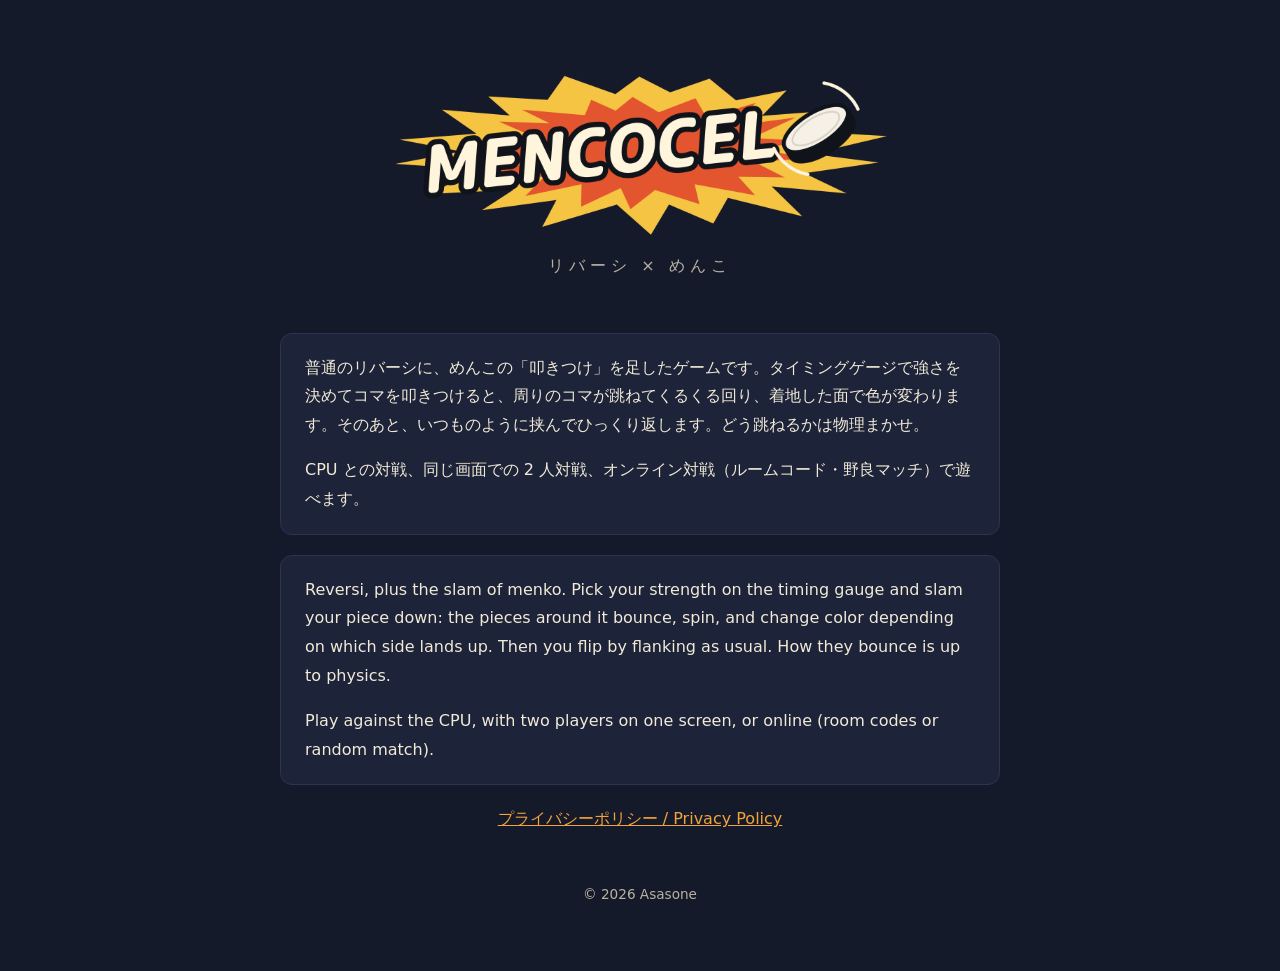
<file: index.html>
<!doctype html>
<html lang="ja">
<head>
<meta charset="utf-8">
<meta name="viewport" content="width=device-width, initial-scale=1">
<title>MENCOCELO</title>
<meta name="description" content="リバーシ × めんこ。コマを叩きつけると、周りのコマが跳ねてくるくる回るリバーシ。">
<link rel="icon" href="icon.png">
<link rel="stylesheet" href="style.css">
</head>
<body>
<div class="wrap">
	<header class="top">
		<img class="logo" src="logo.png" alt="MENCOCELO">
		<p class="tagline">リバーシ × めんこ</p>
	</header>

	<div class="card" lang="ja">
		<p>普通のリバーシに、めんこの「叩きつけ」を足したゲームです。タイミングゲージで強さを決めてコマを叩きつけると、周りのコマが跳ねてくるくる回り、着地した面で色が変わります。そのあと、いつものように挟んでひっくり返します。どう跳ねるかは物理まかせ。</p>
		<p>CPU との対戦、同じ画面での 2 人対戦、オンライン対戦（ルームコード・野良マッチ）で遊べます。</p>
	</div>

	<div class="card" lang="en">
		<p>Reversi, plus the slam of menko. Pick your strength on the timing gauge and slam your piece down: the pieces around it bounce, spin, and change color depending on which side lands up. Then you flip by flanking as usual. How they bounce is up to physics.</p>
		<p>Play against the CPU, with two players on one screen, or online (room codes or random match).</p>
	</div>

	<p style="text-align: center;">
		<a href="privacy.html">プライバシーポリシー / Privacy Policy</a>
	</p>

	<footer>© 2026 Asasone</footer>
</div>
</body>
</html>
</file>
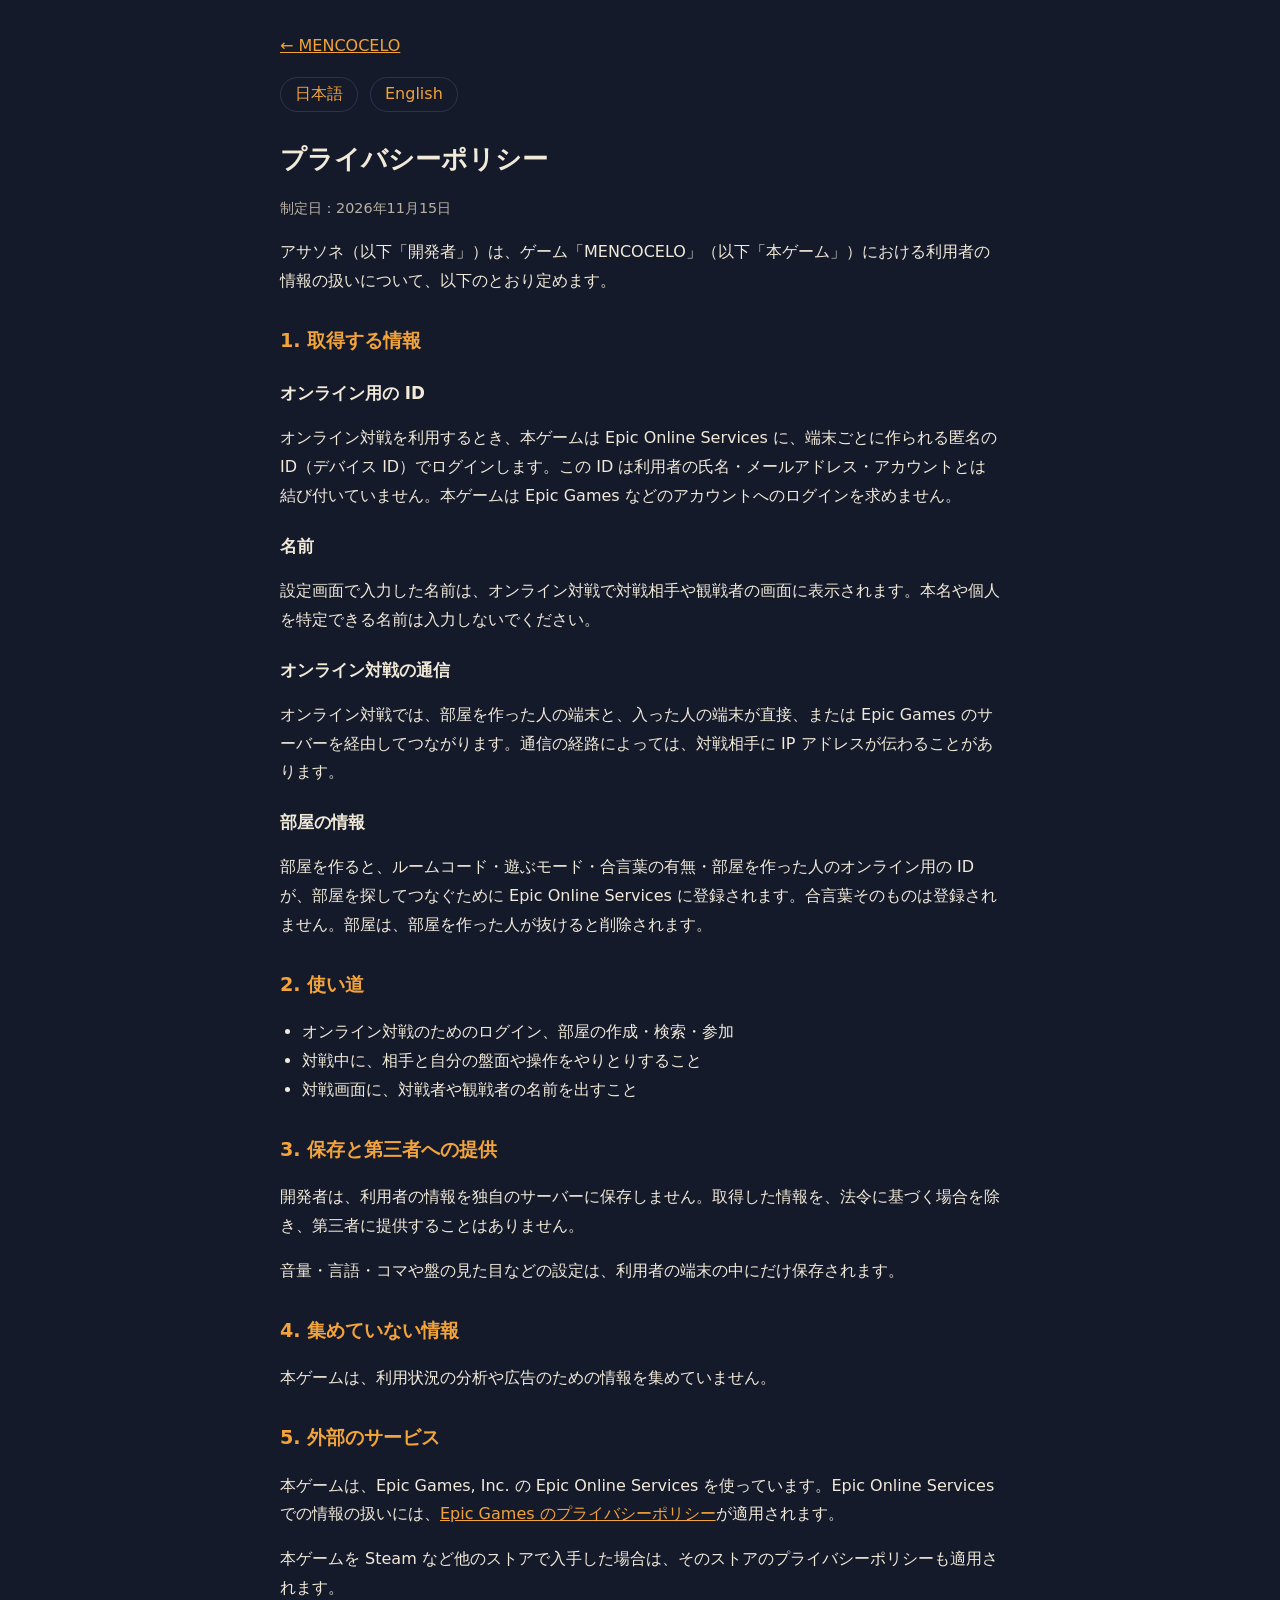
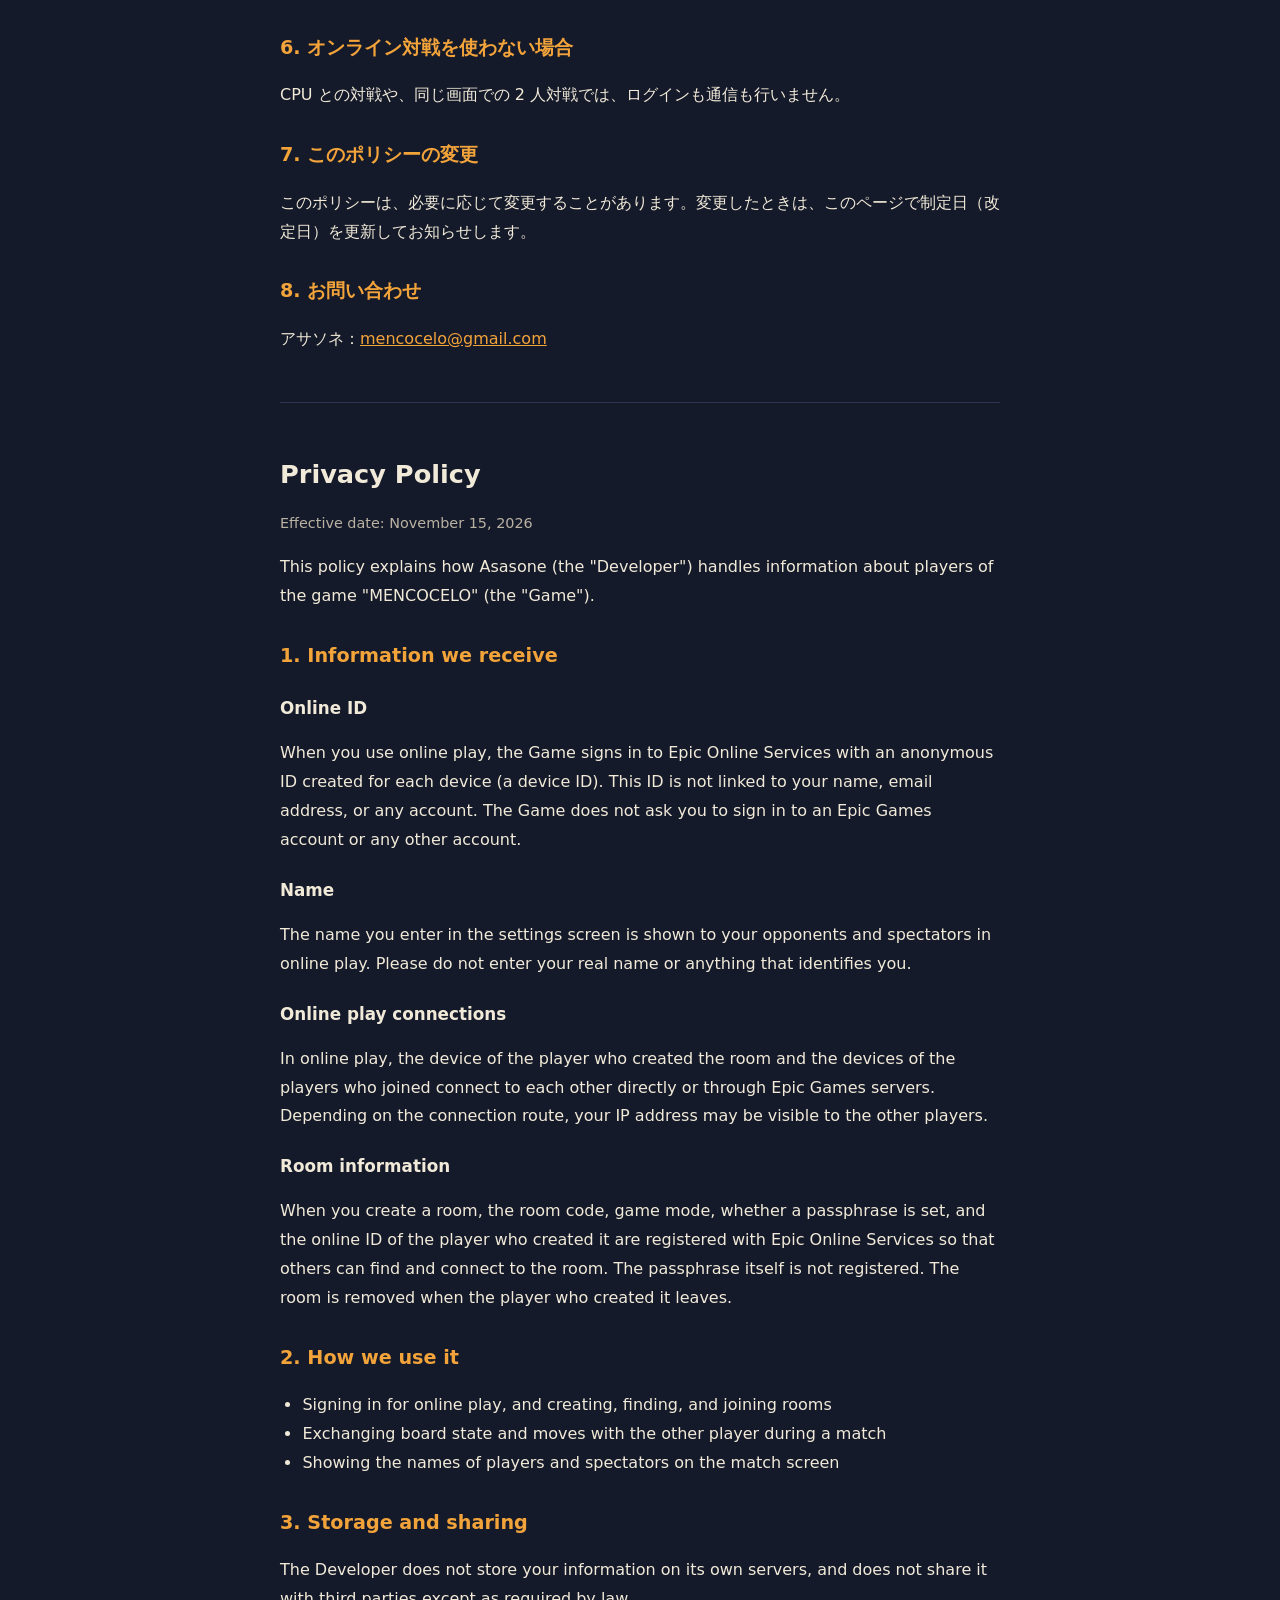
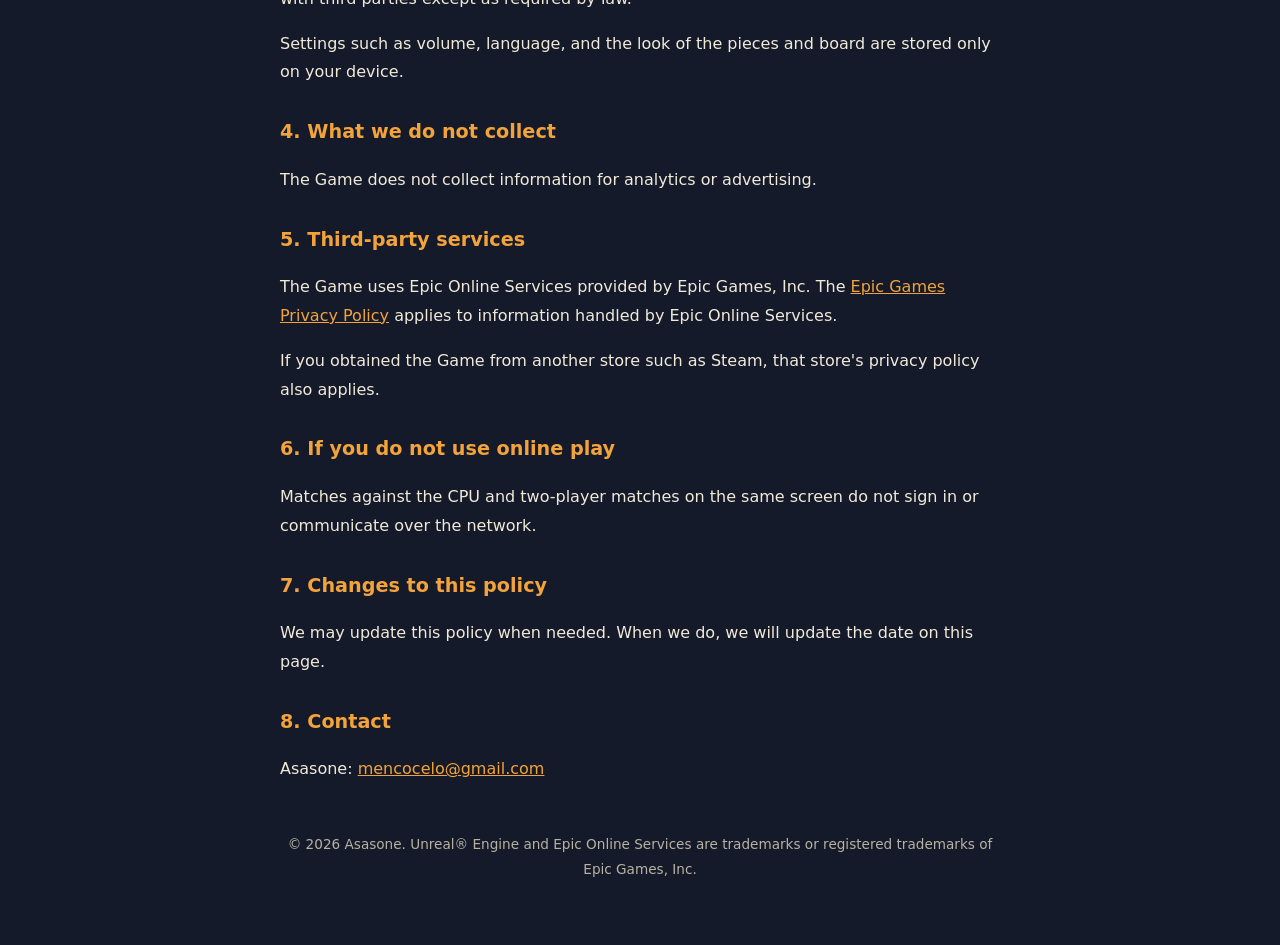
<file: privacy.html>
<!doctype html>
<html lang="ja">
<head>
<meta charset="utf-8">
<meta name="viewport" content="width=device-width, initial-scale=1">
<title>MENCOCELO プライバシーポリシー / Privacy Policy</title>
<link rel="icon" href="icon.png">
<link rel="stylesheet" href="style.css">
</head>
<body>
<div class="wrap">
	<nav class="back"><a href="./">← MENCOCELO</a></nav>
	<div class="lang"><a href="#ja">日本語</a><a href="#en">English</a></div>

	<!-- ===== 日本語 ===== -->
	<section id="ja" lang="ja">
		<h1>プライバシーポリシー</h1>
		<p class="updated">制定日：2026年11月15日</p>
		<p>アサソネ（以下「開発者」）は、ゲーム「MENCOCELO」（以下「本ゲーム」）における利用者の情報の扱いについて、以下のとおり定めます。</p>

		<h2>1. 取得する情報</h2>
		<h3>オンライン用の ID</h3>
		<p>オンライン対戦を利用するとき、本ゲームは Epic Online Services に、端末ごとに作られる匿名の ID（デバイス ID）でログインします。この ID は利用者の氏名・メールアドレス・アカウントとは結び付いていません。本ゲームは Epic Games などのアカウントへのログインを求めません。</p>
		<h3>名前</h3>
		<p>設定画面で入力した名前は、オンライン対戦で対戦相手や観戦者の画面に表示されます。本名や個人を特定できる名前は入力しないでください。</p>
		<h3>オンライン対戦の通信</h3>
		<p>オンライン対戦では、部屋を作った人の端末と、入った人の端末が直接、または Epic Games のサーバーを経由してつながります。通信の経路によっては、対戦相手に IP アドレスが伝わることがあります。</p>
		<h3>部屋の情報</h3>
		<p>部屋を作ると、ルームコード・遊ぶモード・合言葉の有無・部屋を作った人のオンライン用の ID が、部屋を探してつなぐために Epic Online Services に登録されます。合言葉そのものは登録されません。部屋は、部屋を作った人が抜けると削除されます。</p>

		<h2>2. 使い道</h2>
		<ul>
			<li>オンライン対戦のためのログイン、部屋の作成・検索・参加</li>
			<li>対戦中に、相手と自分の盤面や操作をやりとりすること</li>
			<li>対戦画面に、対戦者や観戦者の名前を出すこと</li>
		</ul>

		<h2>3. 保存と第三者への提供</h2>
		<p>開発者は、利用者の情報を独自のサーバーに保存しません。取得した情報を、法令に基づく場合を除き、第三者に提供することはありません。</p>
		<p>音量・言語・コマや盤の見た目などの設定は、利用者の端末の中にだけ保存されます。</p>

		<h2>4. 集めていない情報</h2>
		<p>本ゲームは、利用状況の分析や広告のための情報を集めていません。</p>

		<h2>5. 外部のサービス</h2>
		<p>本ゲームは、Epic Games, Inc. の Epic Online Services を使っています。Epic Online Services での情報の扱いには、<a href="https://www.epicgames.com/site/privacypolicy" rel="noopener">Epic Games のプライバシーポリシー</a>が適用されます。</p>
		<p>本ゲームを Steam など他のストアで入手した場合は、そのストアのプライバシーポリシーも適用されます。</p>

		<h2>6. オンライン対戦を使わない場合</h2>
		<p>CPU との対戦や、同じ画面での 2 人対戦では、ログインも通信も行いません。</p>

		<h2>7. このポリシーの変更</h2>
		<p>このポリシーは、必要に応じて変更することがあります。変更したときは、このページで制定日（改定日）を更新してお知らせします。</p>

		<h2>8. お問い合わせ</h2>
		<p>アサソネ：<a href="mailto:mencocelo@gmail.com">mencocelo@gmail.com</a></p>
	</section>

	<hr style="border: none; border-top: 1px solid var(--line); margin: 48px 0;">

	<!-- ===== English ===== -->
	<section id="en" lang="en">
		<h1>Privacy Policy</h1>
		<p class="updated">Effective date: November 15, 2026</p>
		<p>This policy explains how Asasone (the "Developer") handles information about players of the game "MENCOCELO" (the "Game").</p>

		<h2>1. Information we receive</h2>
		<h3>Online ID</h3>
		<p>When you use online play, the Game signs in to Epic Online Services with an anonymous ID created for each device (a device ID). This ID is not linked to your name, email address, or any account. The Game does not ask you to sign in to an Epic Games account or any other account.</p>
		<h3>Name</h3>
		<p>The name you enter in the settings screen is shown to your opponents and spectators in online play. Please do not enter your real name or anything that identifies you.</p>
		<h3>Online play connections</h3>
		<p>In online play, the device of the player who created the room and the devices of the players who joined connect to each other directly or through Epic Games servers. Depending on the connection route, your IP address may be visible to the other players.</p>
		<h3>Room information</h3>
		<p>When you create a room, the room code, game mode, whether a passphrase is set, and the online ID of the player who created it are registered with Epic Online Services so that others can find and connect to the room. The passphrase itself is not registered. The room is removed when the player who created it leaves.</p>

		<h2>2. How we use it</h2>
		<ul>
			<li>Signing in for online play, and creating, finding, and joining rooms</li>
			<li>Exchanging board state and moves with the other player during a match</li>
			<li>Showing the names of players and spectators on the match screen</li>
		</ul>

		<h2>3. Storage and sharing</h2>
		<p>The Developer does not store your information on its own servers, and does not share it with third parties except as required by law.</p>
		<p>Settings such as volume, language, and the look of the pieces and board are stored only on your device.</p>

		<h2>4. What we do not collect</h2>
		<p>The Game does not collect information for analytics or advertising.</p>

		<h2>5. Third-party services</h2>
		<p>The Game uses Epic Online Services provided by Epic Games, Inc. The <a href="https://www.epicgames.com/site/privacypolicy" rel="noopener">Epic Games Privacy Policy</a> applies to information handled by Epic Online Services.</p>
		<p>If you obtained the Game from another store such as Steam, that store's privacy policy also applies.</p>

		<h2>6. If you do not use online play</h2>
		<p>Matches against the CPU and two-player matches on the same screen do not sign in or communicate over the network.</p>

		<h2>7. Changes to this policy</h2>
		<p>We may update this policy when needed. When we do, we will update the date on this page.</p>

		<h2>8. Contact</h2>
		<p>Asasone: <a href="mailto:mencocelo@gmail.com">mencocelo@gmail.com</a></p>
	</section>

	<footer>© 2026 Asasone. Unreal® Engine and Epic Online Services are trademarks or registered trademarks of Epic Games, Inc.</footer>
</div>
</body>
</html>
</file>
<file: style.css>
/* MENCOCELO の紹介サイト（GitHub Pages）の見た目。ゲームのメニューと同じ紺と琥珀色 */
:root {
	--bg: #151a2b;
	--panel: #1d2338;
	--text: #f1ead8;
	--sub: #b9b2a2;
	--accent: #f2a33a;
	--line: #2c3452;
}
* { box-sizing: border-box; }
body {
	margin: 0;
	background: var(--bg);
	color: var(--text);
	font-family: "M PLUS Rounded 1c", "Hiragino Maru Gothic ProN", "Meiryo", system-ui, sans-serif;
	line-height: 1.8;
}
a { color: var(--accent); }
.wrap { max-width: 760px; margin: 0 auto; padding: 32px 20px 64px; }
header.top { text-align: center; padding: 24px 0 8px; }
header.top img.logo { width: 100%; max-width: 560px; height: auto; }
.tagline { color: var(--sub); letter-spacing: 0.3em; margin: 4px 0 24px; }
.card {
	background: var(--panel);
	border: 1px solid var(--line);
	border-radius: 12px;
	padding: 20px 24px;
	margin: 20px 0;
}
.card p:first-child { margin-top: 0; }
.card p:last-child { margin-bottom: 0; }
h1 { font-size: 1.6rem; margin: 0 0 8px; }
h2 { font-size: 1.2rem; color: var(--accent); margin: 28px 0 8px; }
h3 { font-size: 1.05rem; margin: 20px 0 4px; }
ul { padding-left: 1.4em; }
.lang { display: flex; gap: 12px; margin: 8px 0 24px; }
.lang a {
	text-decoration: none;
	border: 1px solid var(--line);
	border-radius: 999px;
	padding: 2px 14px;
}
.updated { color: var(--sub); font-size: 0.9rem; }
nav.back { margin-bottom: 16px; }
footer { color: var(--sub); font-size: 0.85rem; text-align: center; margin-top: 48px; }
@media (max-width: 480px) {
	.wrap { padding: 20px 16px 48px; }
	.card { padding: 16px; }
}
</file>
